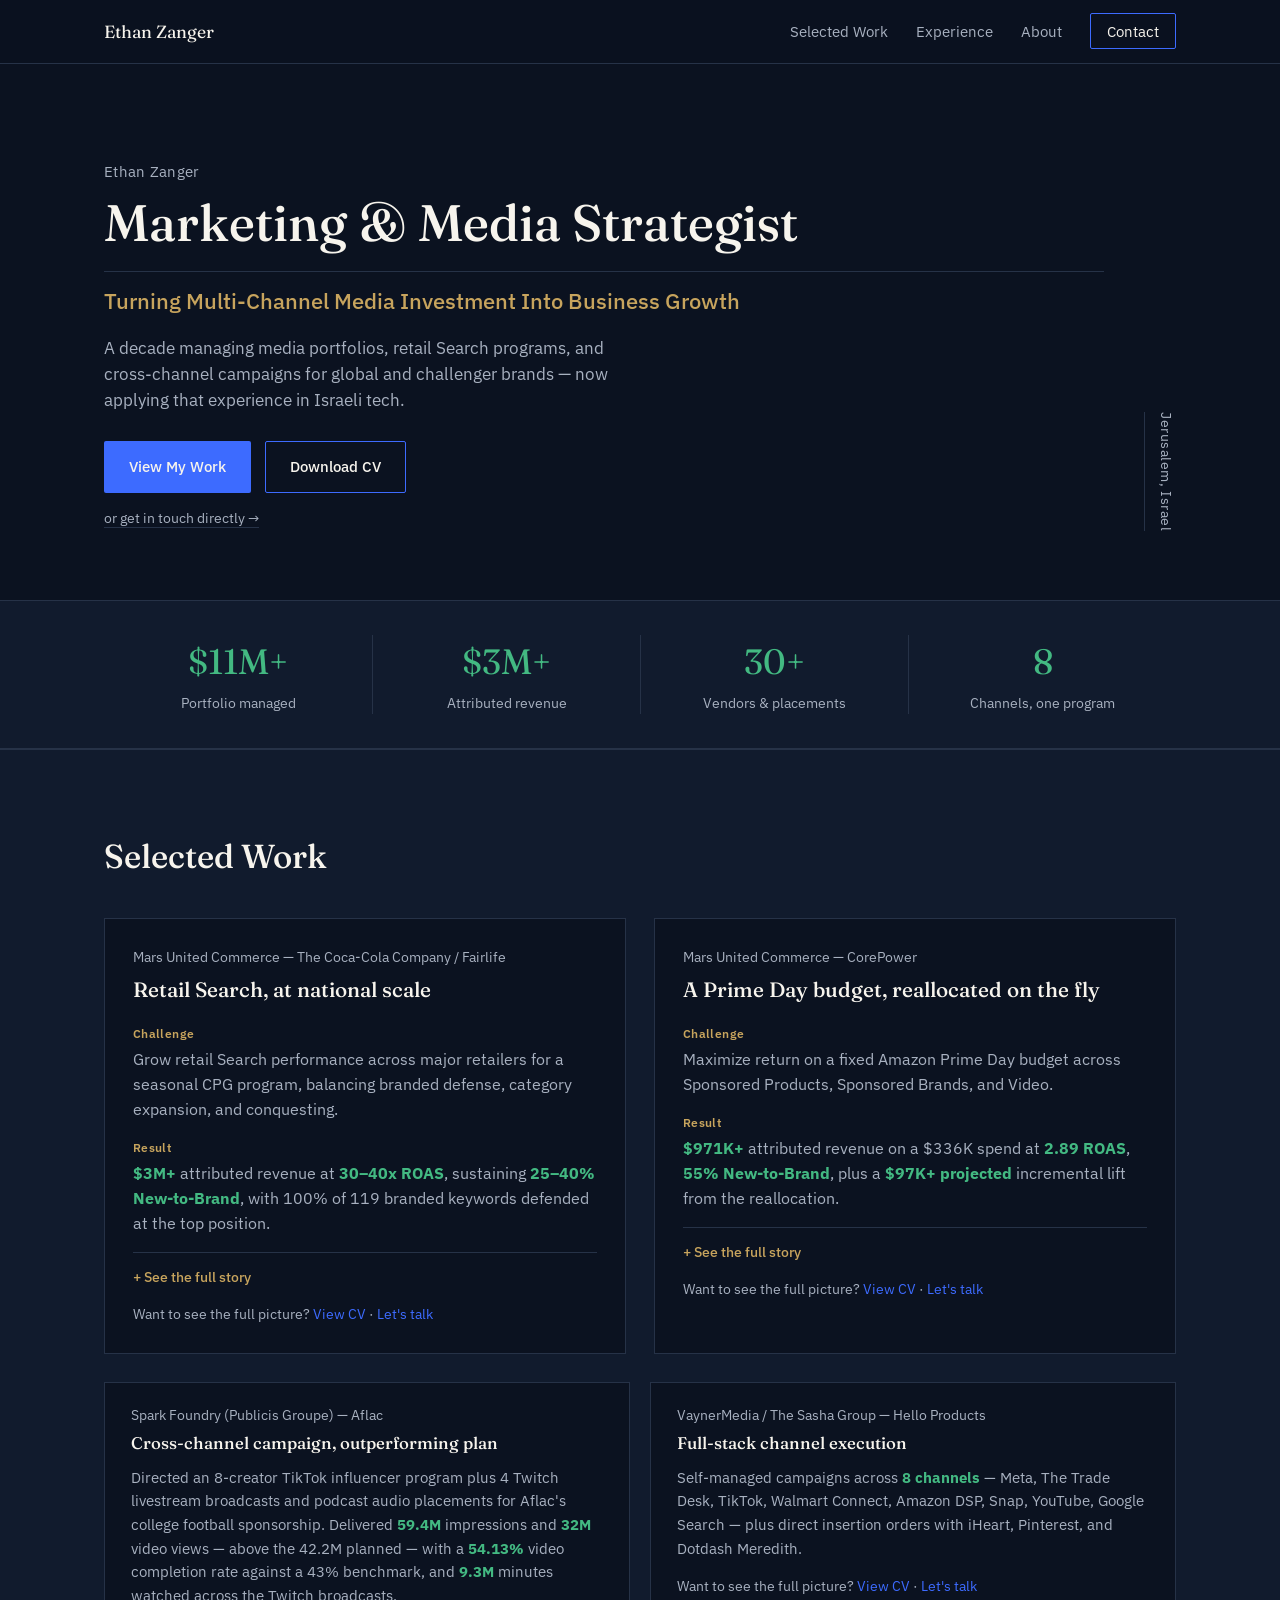
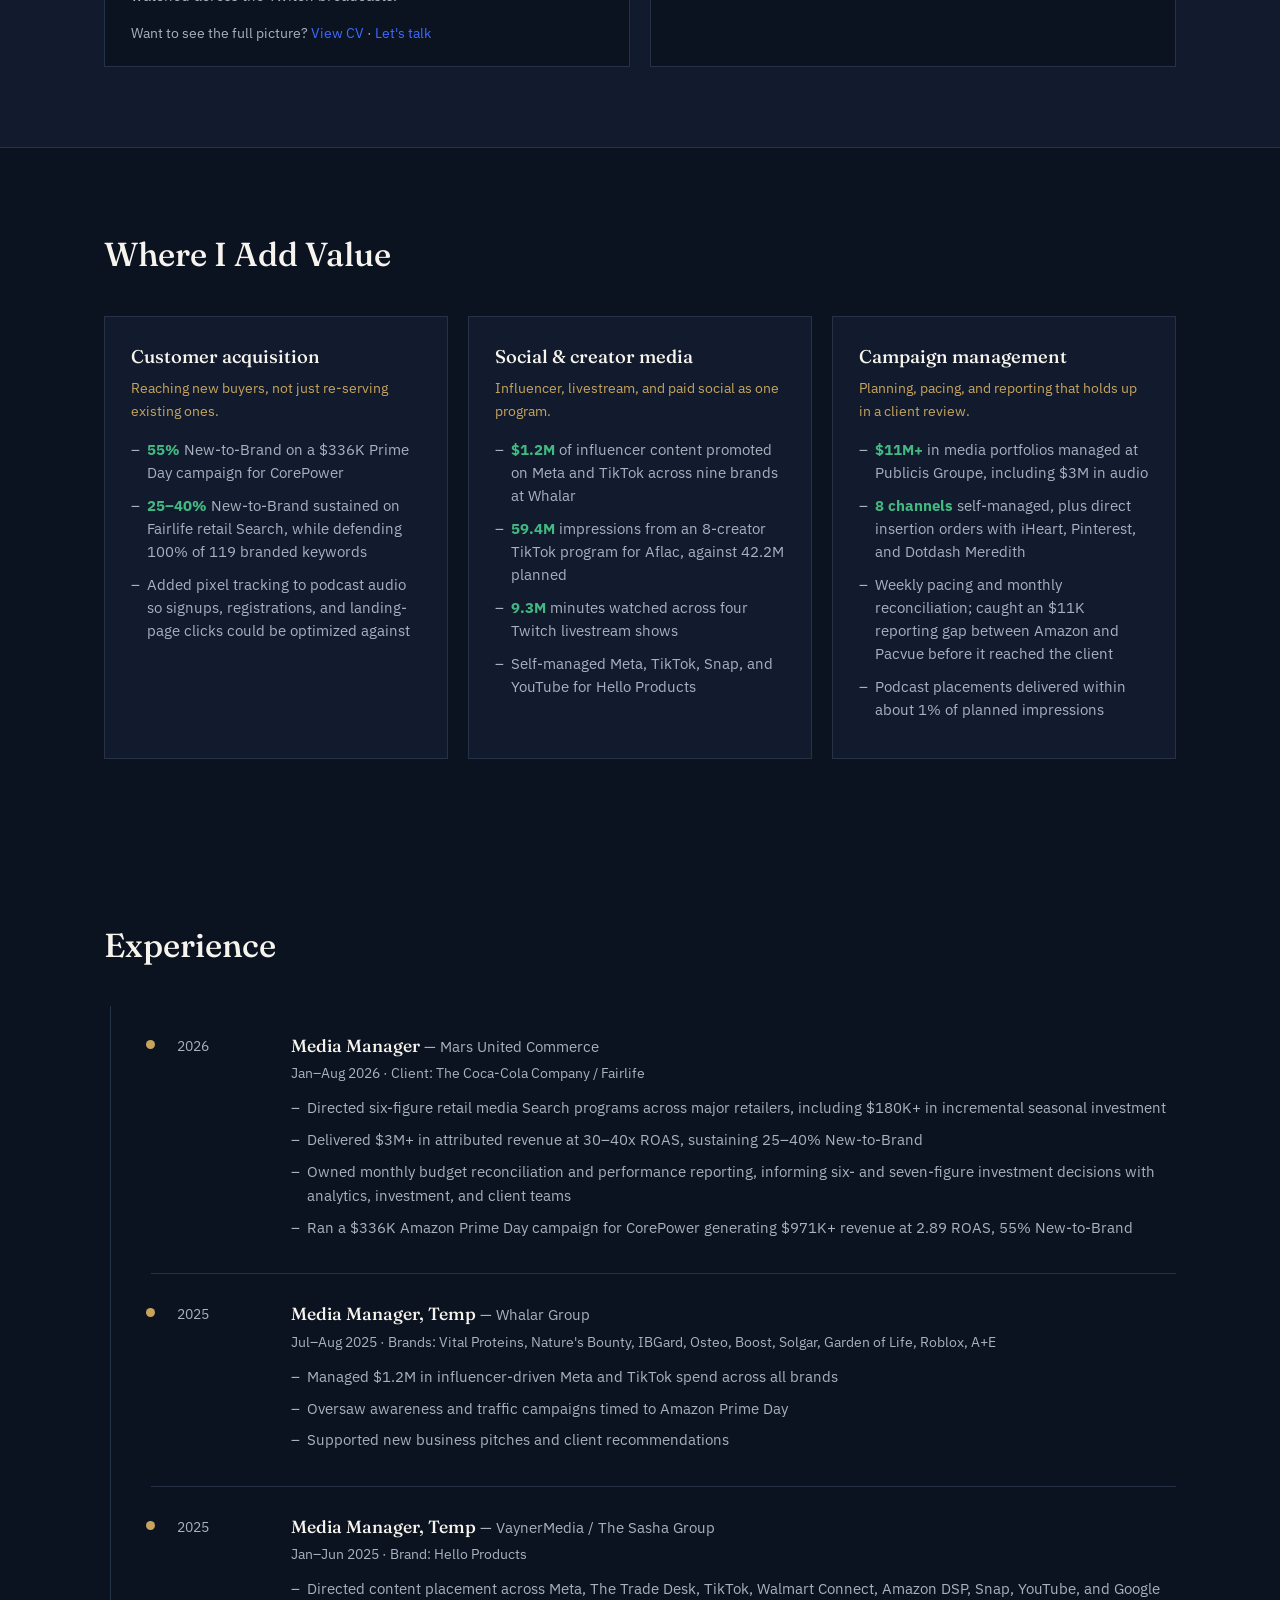
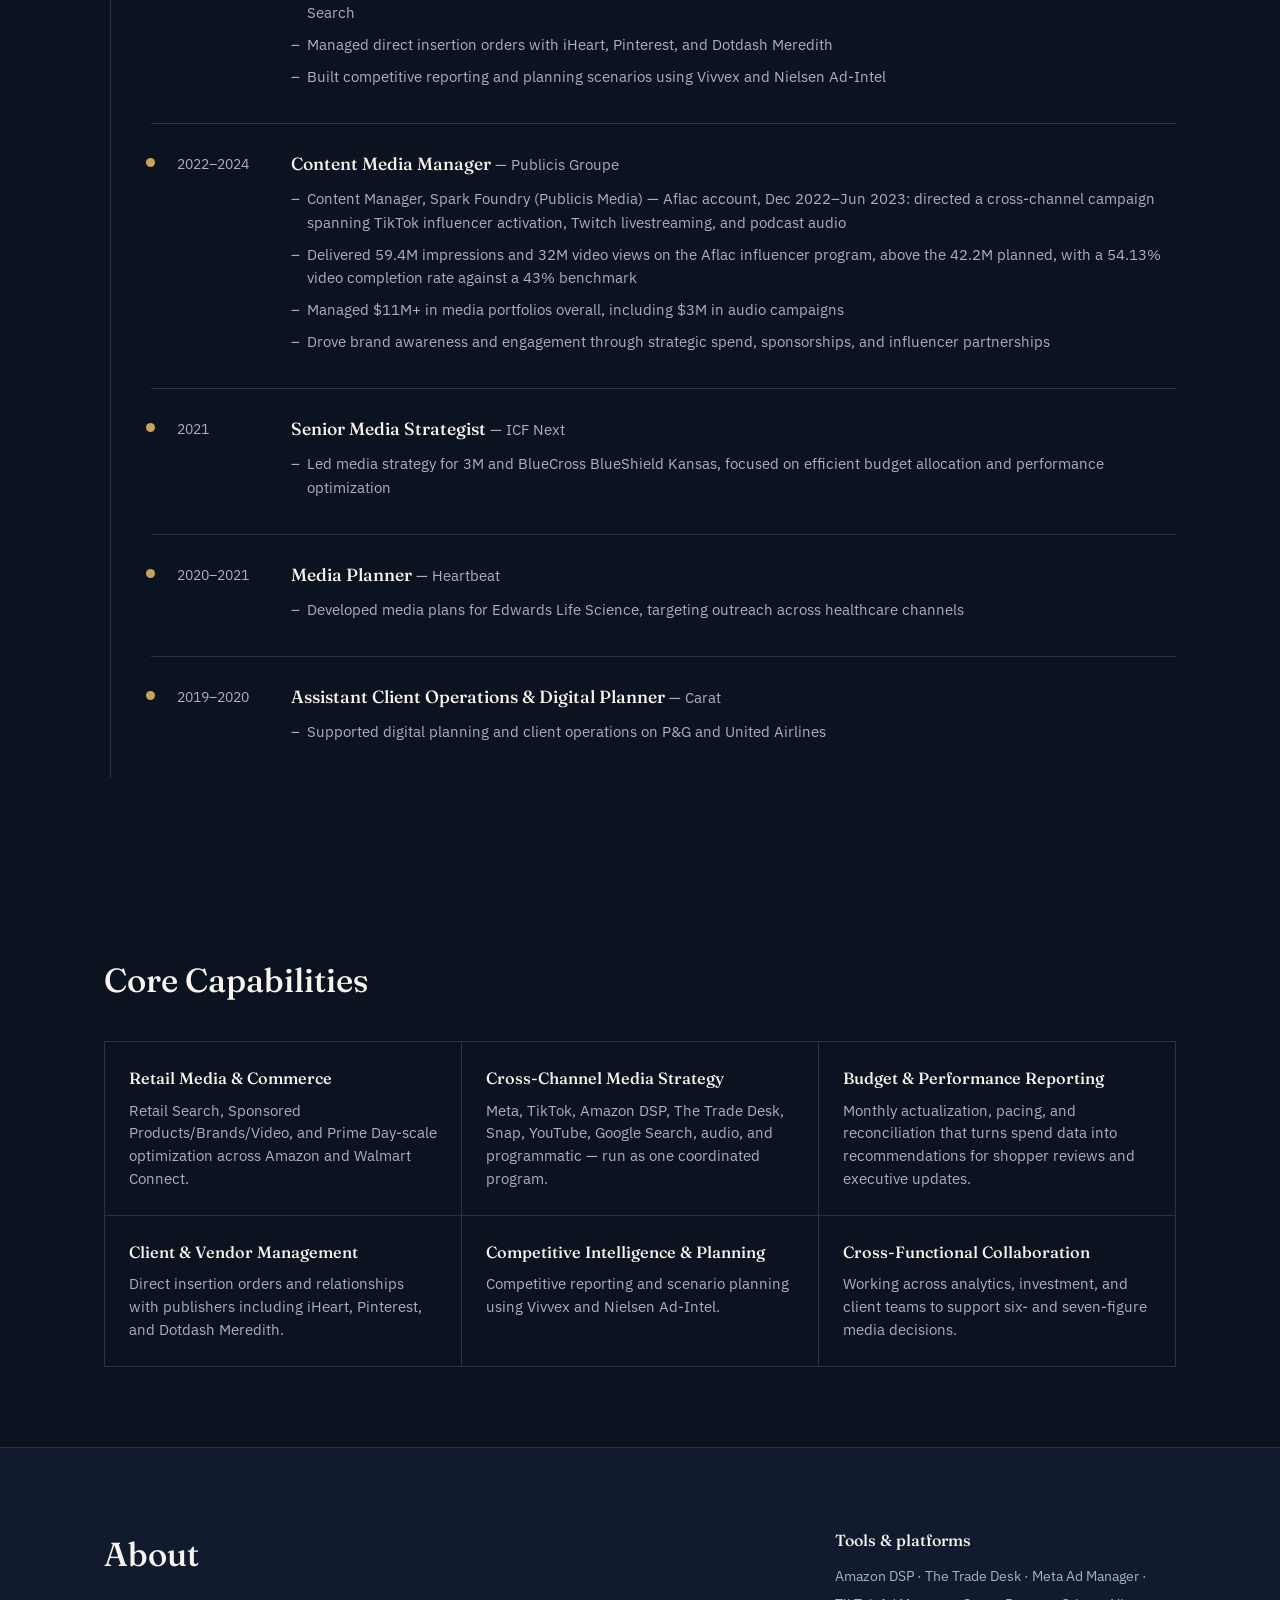
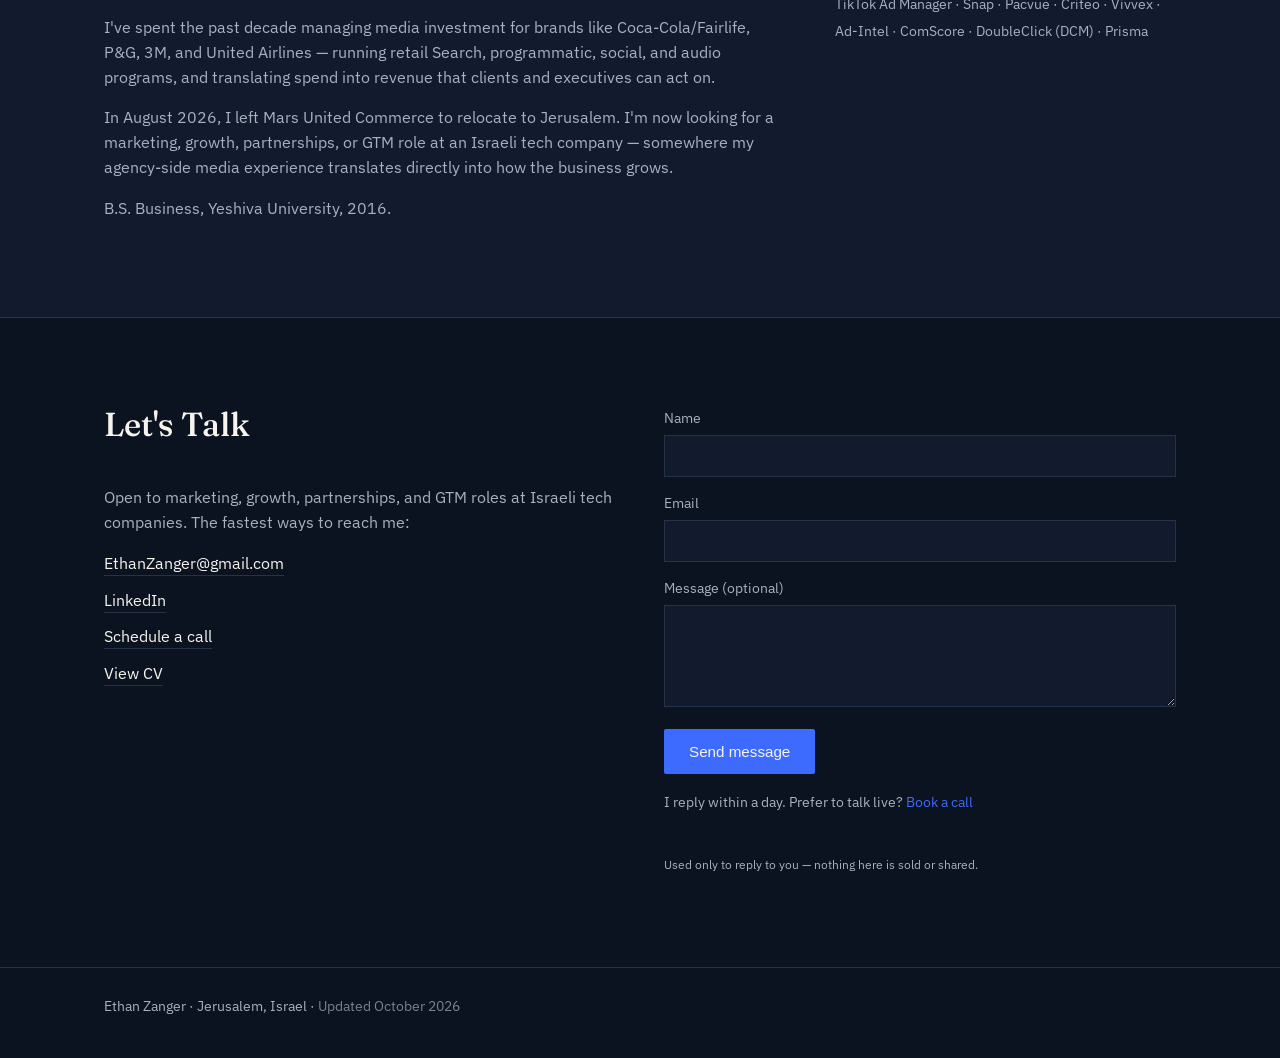
<file: index.html>
<!DOCTYPE html>
<html lang="en">
<head>
<meta charset="UTF-8">
<meta name="viewport" content="width=device-width, initial-scale=1.0">
<title>Ethan Zanger — Marketing & Media Strategist, Jerusalem</title>
<meta name="description" content="Ethan Zanger is a marketing and media strategist who has managed $11M+ portfolios and $3M+ in attributed revenue across retail media, search, and multi-channel programs. Now based in Jerusalem, Israel.">
<link rel="canonical" href="https://ethanzanger.com/">

<!-- Open Graph -->
<meta property="og:type" content="profile">
<meta property="og:title" content="Ethan Zanger — Marketing & Media Strategist">
<meta property="og:description" content="Turning multi-channel media investment into business growth. $11M+ portfolios, $3M+ attributed revenue, now building in Israeli tech.">
<meta property="og:url" content="https://ethanzanger.com/">
<meta property="og:image" content="https://ethanzanger.com/og-image.png">
<meta property="og:locale" content="en_US">

<!-- Twitter -->
<meta name="twitter:card" content="summary_large_image">
<meta name="twitter:title" content="Ethan Zanger — Marketing & Media Strategist">
<meta name="twitter:description" content="Turning multi-channel media investment into business growth. $11M+ portfolios, $3M+ attributed revenue, now building in Israeli tech.">
<meta name="twitter:image" content="https://ethanzanger.com/og-image.png">

<link rel="preconnect" href="https://fonts.googleapis.com">
<link rel="preconnect" href="https://fonts.gstatic.com" crossorigin>
<link href="https://fonts.googleapis.com/css2?family=Fraunces:opsz,wght@9..144,400;9..144,500;9..144,600&family=IBM+Plex+Sans:wght@400;500;600&display=swap" rel="stylesheet">

<link rel="icon" href="/favicon.ico" sizes="any">
<link rel="icon" type="image/png" href="/favicon-32x32.png" sizes="32x32">
<link rel="icon" type="image/png" href="/favicon-16x16.png" sizes="16x16">
<link rel="apple-touch-icon" href="/apple-touch-icon.png">
<link rel="stylesheet" href="styles.css">

<script type="application/ld+json">
{
  "@context": "https://schema.org",
  "@type": "Person",
  "name": "Ethan Zanger",
  "jobTitle": "Marketing & Media Strategist",
  "email": "mailto:EthanZanger@gmail.com",
  "address": {
    "@type": "PostalAddress",
    "addressLocality": "Jerusalem",
    "addressCountry": "IL"
  },
  "alumniOf": {
    "@type": "CollegeOrUniversity",
    "name": "Yeshiva University"
  },
  "knowsAbout": ["Retail Media", "Performance Marketing", "Media Strategy", "Programmatic Advertising", "Search Marketing", "Customer Acquisition", "Influencer Marketing", "Campaign Management"],
  "sameAs": ["https://www.linkedin.com/in/ethanzanger/"]
}
</script>
</head>
<body>

<a class="skip-link" href="#main">Skip to content</a>

<header class="site-header">
  <div class="wrap header-inner">
    <a href="#top" class="wordmark">Ethan Zanger</a>
    <nav class="site-nav" aria-label="Primary">
      <button class="nav-toggle" aria-expanded="false" aria-controls="nav-list">Menu</button>
      <ul id="nav-list">
        <li><a href="#work" data-nav-destination="work" data-nav-source="header_nav">Selected Work</a></li>
        <li><a href="#experience" data-nav-destination="experience" data-nav-source="header_nav">Experience</a></li>
        <li><a href="#about" data-nav-destination="about" data-nav-source="header_nav">About</a></li>
        <li><a href="#contact" class="nav-cta" data-nav-destination="contact" data-cta-type="contact" data-nav-source="header_nav">Contact</a></li>
      </ul>
    </nav>
  </div>
</header>

<main id="main">

  <!-- HERO -->
  <section id="top" class="hero">
    <div class="wrap hero-grid">
      <div class="hero-copy">
        <p class="hero-name">Ethan Zanger</p>
        <h1>Marketing &amp; Media Strategist<span class="hero-rule">Turning Multi-Channel Media Investment Into Business Growth</span></h1>
        <p class="hero-sub">A decade managing media portfolios, retail Search programs, and cross-channel campaigns for global and challenger brands — now applying that experience in Israeli tech.</p>
        <div class="hero-actions">
          <a class="btn btn-primary" href="#work" data-nav-destination="work" data-nav-source="hero_primary_cta">View My Work</a>
          <a class="btn btn-ghost" href="cv.html?src=hero" data-nav-destination="cv_viewer" data-cta-type="cv" data-nav-source="hero_secondary_cta">Download CV</a>
        </div>
        <p class="hero-tertiary"><a href="#contact" data-nav-destination="contact" data-cta-type="contact" data-nav-source="hero_tertiary">or get in touch directly →</a></p>
      </div>
      <div class="hero-meta" aria-hidden="false">
        <span class="dateline">Jerusalem, Israel</span>
      </div>
    </div>
  </section>

  <!-- PROOF BAR -->
  <section class="proof-bar" aria-label="Career highlights">
    <div class="wrap proof-grid">
      <div class="proof-stat">
        <span class="proof-number">$11M+</span>
        <span class="proof-label">Portfolio managed</span>
      </div>
      <div class="proof-stat">
        <span class="proof-number">$3M+</span>
        <span class="proof-label">Attributed revenue</span>
      </div>
      <div class="proof-stat">
        <span class="proof-number">30+</span>
        <span class="proof-label">Vendors &amp; placements</span>
      </div>
      <div class="proof-stat">
        <span class="proof-number">8</span>
        <span class="proof-label">Channels, one program</span>
      </div>
    </div>
  </section>

  <!-- SELECTED WORK -->
  <section id="work" class="section work-section">
    <div class="wrap">
      <h2>Selected Work</h2>

      <div class="case-featured-grid">
        <article class="case-card case-featured" data-case="coca-cola-fairlife">
          <p class="case-eyebrow">Mars United Commerce — The Coca-Cola Company / Fairlife</p>
          <h3>Retail Search, at national scale</h3>
          <dl class="case-facts">
            <div><dt>Challenge</dt><dd>Grow retail Search performance across major retailers for a seasonal CPG program, balancing branded defense, category expansion, and conquesting.</dd></div>
            <div><dt>Result</dt><dd><strong>$3M+</strong> attributed revenue at <strong>30–40x ROAS</strong>, sustaining <strong>25–40% New-to-Brand</strong>, with 100% of 119 branded keywords defended at the top position.</dd></div>
          </dl>
          <details class="case-expand">
            <summary>See the full story</summary>
            <dl class="case-facts">
              <div><dt>My Role</dt><dd>Owned retail media Search strategy and monthly budget reconciliation for the Fairlife account.</dd></div>
              <div><dt>The Move</dt><dd>Directed six-figure Search programs including $180K+ of incremental seasonal investment, ran weekly pacing and optimization against benchmarks, and caught an $11K reporting discrepancy between Amazon and Pacvue before it reached the client.</dd></div>
              <div><dt>Why It Mattered</dt><dd>Brand-term visibility protects category share against zero competitors currently holding Fairlife's branded top spot — losing that position means paying to win back demand already earned.</dd></div>
              <div><dt>What I Learned</dt><dd>Catching a reporting discrepancy before a client review builds more long-term trust than any single optimization win.</dd></div>
            </dl>
          </details>
          <p class="case-cta">Want to see the full picture? <a href="cv.html?src=case_study" data-nav-destination="cv_viewer" data-cta-type="cv" data-nav-source="case_study_cta">View CV</a> · <a href="#contact" data-nav-destination="contact" data-cta-type="contact" data-nav-source="case_study_cta">Let's talk</a></p>
        </article>

        <article class="case-card case-featured" data-case="corepower">
          <p class="case-eyebrow">Mars United Commerce — CorePower</p>
          <h3>A Prime Day budget, reallocated on the fly</h3>
          <dl class="case-facts">
            <div><dt>Challenge</dt><dd>Maximize return on a fixed Amazon Prime Day budget across Sponsored Products, Sponsored Brands, and Video.</dd></div>
            <div><dt>Result</dt><dd><strong>$971K+</strong> attributed revenue on a $336K spend at <strong>2.89 ROAS</strong>, <strong>55% New-to-Brand</strong>, plus a <strong>$97K+ projected</strong> incremental lift from the reallocation.</dd></div>
          </dl>
          <details class="case-expand">
            <summary>See the full story</summary>
            <dl class="case-facts">
              <div><dt>My Role</dt><dd>Owned daily optimization across all three placement types for the CorePower account.</dd></div>
              <div><dt>The Move</dt><dd>Ran daily bid and placement optimization through the event, identified Top of Search as the highest-performing segment, and built a budget reallocation plan around it mid-flight.</dd></div>
              <div><dt>Why It Mattered</dt><dd>Prime Day is a fixed, unrepeatable window — reallocating based on real-time signal instead of the original plan is what turned a good result into a record one.</dd></div>
              <div><dt>What I Learned</dt><dd>The highest-performing placement isn't always the one with the biggest starting budget — worth checking daily, not just in the post-mortem.</dd></div>
            </dl>
          </details>
          <p class="case-cta">Want to see the full picture? <a href="cv.html?src=case_study" data-nav-destination="cv_viewer" data-cta-type="cv" data-nav-source="case_study_cta">View CV</a> · <a href="#contact" data-nav-destination="contact" data-cta-type="contact" data-nav-source="case_study_cta">Let's talk</a></p>
        </article>
      </div>

      <div class="case-compact-grid">
        <article class="case-card case-compact" data-case="publicis-groupe-aflac">
          <p class="case-eyebrow">Spark Foundry (Publicis Groupe) — Aflac</p>
          <h3>Cross-channel campaign, outperforming plan</h3>
          <p class="case-compact-body">Directed an 8-creator TikTok influencer program plus 4 Twitch livestream broadcasts and podcast audio placements for Aflac's college football sponsorship. Delivered <strong>59.4M</strong> impressions and <strong>32M</strong> video views — above the 42.2M planned — with a <strong>54.13%</strong> video completion rate against a 43% benchmark, and <strong>9.3M</strong> minutes watched across the Twitch broadcasts.</p>
          <p class="case-cta">Want to see the full picture? <a href="cv.html?src=case_study" data-nav-destination="cv_viewer" data-cta-type="cv" data-nav-source="case_study_cta">View CV</a> · <a href="#contact" data-nav-destination="contact" data-cta-type="contact" data-nav-source="case_study_cta">Let's talk</a></p>
        </article>

        <article class="case-card case-compact" data-case="hello-products">
          <p class="case-eyebrow">VaynerMedia / The Sasha Group — Hello Products</p>
          <h3>Full-stack channel execution</h3>
          <p class="case-compact-body">Self-managed campaigns across <strong>8 channels</strong> — Meta, The Trade Desk, TikTok, Walmart Connect, Amazon DSP, Snap, YouTube, Google Search — plus direct insertion orders with iHeart, Pinterest, and Dotdash Meredith.</p>
          <p class="case-cta">Want to see the full picture? <a href="cv.html?src=case_study" data-nav-destination="cv_viewer" data-cta-type="cv" data-nav-source="case_study_cta">View CV</a> · <a href="#contact" data-nav-destination="contact" data-cta-type="contact" data-nav-source="case_study_cta">Let's talk</a></p>
        </article>
      </div>
    </div>
  </section>

  <!-- FOCUS AREAS -->
  <section id="focus" class="section focus-section">
    <div class="wrap">
      <h2>Where I Add Value</h2>
      <div class="focus-grid">

        <article class="focus-card" data-focus="customer-acquisition">
          <h3>Customer acquisition</h3>
          <p class="focus-lead">Reaching new buyers, not just re-serving existing ones.</p>
          <ul>
            <li><strong>55%</strong> New-to-Brand on a $336K Prime Day campaign for CorePower</li>
            <li><strong>25–40%</strong> New-to-Brand sustained on Fairlife retail Search, while defending 100% of 119 branded keywords</li>
            <li>Added pixel tracking to podcast audio so signups, registrations, and landing-page clicks could be optimized against</li>
          </ul>
        </article>

        <article class="focus-card" data-focus="social-creator-media">
          <h3>Social &amp; creator media</h3>
          <p class="focus-lead">Influencer, livestream, and paid social as one program.</p>
          <ul>
            <li><strong>$1.2M</strong> of influencer content promoted on Meta and TikTok across nine brands at Whalar</li>
            <li><strong>59.4M</strong> impressions from an 8-creator TikTok program for Aflac, against 42.2M planned</li>
            <li><strong>9.3M</strong> minutes watched across four Twitch livestream shows</li>
            <li>Self-managed Meta, TikTok, Snap, and YouTube for Hello Products</li>
          </ul>
        </article>

        <article class="focus-card" data-focus="campaign-management">
          <h3>Campaign management</h3>
          <p class="focus-lead">Planning, pacing, and reporting that holds up in a client review.</p>
          <ul>
            <li><strong>$11M+</strong> in media portfolios managed at Publicis Groupe, including $3M in audio</li>
            <li><strong>8 channels</strong> self-managed, plus direct insertion orders with iHeart, Pinterest, and Dotdash Meredith</li>
            <li>Weekly pacing and monthly reconciliation; caught an $11K reporting gap between Amazon and Pacvue before it reached the client</li>
            <li>Podcast placements delivered within about 1% of planned impressions</li>
          </ul>
        </article>

      </div>
    </div>
  </section>

  <!-- EXPERIENCE -->
  <section id="experience" class="section experience-section">
    <div class="wrap">
      <h2>Experience</h2>
      <ol class="timeline">

        <li class="timeline-item">
          <div class="timeline-when">2026</div>
          <div class="timeline-body">
            <h3>Media Manager <span>— Mars United Commerce</span></h3>
            <p class="timeline-meta">Jan–Aug 2026 · Client: The Coca-Cola Company / Fairlife</p>
            <ul>
              <li>Directed six-figure retail media Search programs across major retailers, including $180K+ in incremental seasonal investment</li>
              <li>Delivered $3M+ in attributed revenue at 30–40x ROAS, sustaining 25–40% New-to-Brand</li>
              <li>Owned monthly budget reconciliation and performance reporting, informing six- and seven-figure investment decisions with analytics, investment, and client teams</li>
              <li>Ran a $336K Amazon Prime Day campaign for CorePower generating $971K+ revenue at 2.89 ROAS, 55% New-to-Brand</li>
            </ul>
          </div>
        </li>

        <li class="timeline-item">
          <div class="timeline-when">2025</div>
          <div class="timeline-body">
            <h3>Media Manager, Temp <span>— Whalar Group</span></h3>
            <p class="timeline-meta">Jul–Aug 2025 · Brands: Vital Proteins, Nature's Bounty, IBGard, Osteo, Boost, Solgar, Garden of Life, Roblox, A+E</p>
            <ul>
              <li>Managed $1.2M in influencer-driven Meta and TikTok spend across all brands</li>
              <li>Oversaw awareness and traffic campaigns timed to Amazon Prime Day</li>
              <li>Supported new business pitches and client recommendations</li>
            </ul>
          </div>
        </li>

        <li class="timeline-item">
          <div class="timeline-when">2025</div>
          <div class="timeline-body">
            <h3>Media Manager, Temp <span>— VaynerMedia / The Sasha Group</span></h3>
            <p class="timeline-meta">Jan–Jun 2025 · Brand: Hello Products</p>
            <ul>
              <li>Directed content placement across Meta, The Trade Desk, TikTok, Walmart Connect, Amazon DSP, Snap, YouTube, and Google Search</li>
              <li>Managed direct insertion orders with iHeart, Pinterest, and Dotdash Meredith</li>
              <li>Built competitive reporting and planning scenarios using Vivvex and Nielsen Ad-Intel</li>
            </ul>
          </div>
        </li>

        <li class="timeline-item">
          <div class="timeline-when">2022–2024</div>
          <div class="timeline-body">
            <h3>Content Media Manager <span>— Publicis Groupe</span></h3>
            <ul>
              <li>Content Manager, Spark Foundry (Publicis Media) — Aflac account, Dec 2022–Jun 2023: directed a cross-channel campaign spanning TikTok influencer activation, Twitch livestreaming, and podcast audio</li>
              <li>Delivered 59.4M impressions and 32M video views on the Aflac influencer program, above the 42.2M planned, with a 54.13% video completion rate against a 43% benchmark</li>
              <li>Managed $11M+ in media portfolios overall, including $3M in audio campaigns</li>
              <li>Drove brand awareness and engagement through strategic spend, sponsorships, and influencer partnerships</li>
            </ul>
          </div>
        </li>

        <li class="timeline-item">
          <div class="timeline-when">2021</div>
          <div class="timeline-body">
            <h3>Senior Media Strategist <span>— ICF Next</span></h3>
            <ul>
              <li>Led media strategy for 3M and BlueCross BlueShield Kansas, focused on efficient budget allocation and performance optimization</li>
            </ul>
          </div>
        </li>

        <li class="timeline-item">
          <div class="timeline-when">2020–2021</div>
          <div class="timeline-body">
            <h3>Media Planner <span>— Heartbeat</span></h3>
            <ul>
              <li>Developed media plans for Edwards Life Science, targeting outreach across healthcare channels</li>
            </ul>
          </div>
        </li>

        <li class="timeline-item">
          <div class="timeline-when">2019–2020</div>
          <div class="timeline-body">
            <h3>Assistant Client Operations &amp; Digital Planner <span>— Carat</span></h3>
            <ul>
              <li>Supported digital planning and client operations on P&amp;G and United Airlines</li>
            </ul>
          </div>
        </li>

      </ol>
    </div>
  </section>

  <!-- CAPABILITIES -->
  <section id="capabilities" class="section capabilities-section">
    <div class="wrap">
      <h2>Core Capabilities</h2>
      <div class="capabilities-grid">
        <div class="capability">
          <h3>Retail Media &amp; Commerce</h3>
          <p>Retail Search, Sponsored Products/Brands/Video, and Prime Day-scale optimization across Amazon and Walmart Connect.</p>
        </div>
        <div class="capability">
          <h3>Cross-Channel Media Strategy</h3>
          <p>Meta, TikTok, Amazon DSP, The Trade Desk, Snap, YouTube, Google Search, audio, and programmatic — run as one coordinated program.</p>
        </div>
        <div class="capability">
          <h3>Budget &amp; Performance Reporting</h3>
          <p>Monthly actualization, pacing, and reconciliation that turns spend data into recommendations for shopper reviews and executive updates.</p>
        </div>
        <div class="capability">
          <h3>Client &amp; Vendor Management</h3>
          <p>Direct insertion orders and relationships with publishers including iHeart, Pinterest, and Dotdash Meredith.</p>
        </div>
        <div class="capability">
          <h3>Competitive Intelligence &amp; Planning</h3>
          <p>Competitive reporting and scenario planning using Vivvex and Nielsen Ad-Intel.</p>
        </div>
        <div class="capability">
          <h3>Cross-Functional Collaboration</h3>
          <p>Working across analytics, investment, and client teams to support six- and seven-figure media decisions.</p>
        </div>
      </div>
    </div>
  </section>

  <!-- ABOUT -->
  <section id="about" class="section about-section">
    <div class="wrap about-grid">
      <div>
        <h2>About</h2>
        <p>I've spent the past decade managing media investment for brands like Coca-Cola/Fairlife, P&amp;G, 3M, and United Airlines — running retail Search, programmatic, social, and audio programs, and translating spend into revenue that clients and executives can act on.</p>
        <p>In August 2026, I left Mars United Commerce to relocate to Jerusalem. I'm now looking for a marketing, growth, partnerships, or GTM role at an Israeli tech company — somewhere my agency-side media experience translates directly into how the business grows.</p>
        <p>B.S. Business, Yeshiva University, 2016.</p>
      </div>
      <div>
        <h3 class="tools-heading">Tools &amp; platforms</h3>
        <p class="tools-list">Amazon DSP · The Trade Desk · Meta Ad Manager · TikTok Ad Manager · Snap · Pacvue · Criteo · Vivvex · Ad-Intel · ComScore · DoubleClick (DCM) · Prisma</p>
      </div>
    </div>
  </section>

  <!-- CONTACT -->
  <section id="contact" class="section contact-section">
    <div class="wrap contact-grid">
      <div>
        <h2>Let's Talk</h2>
        <p>Open to marketing, growth, partnerships, and GTM roles at Israeli tech companies. The fastest ways to reach me:</p>
        <ul class="contact-links">
          <li><a id="cta-email" href="mailto:EthanZanger@gmail.com">EthanZanger@gmail.com</a></li>
          <li><a id="cta-linkedin" href="https://www.linkedin.com/in/ethanzanger/" target="_blank" rel="noopener">LinkedIn</a></li>
          <li><a id="cta-schedule" href="https://calendly.com/ethanzanger/callwithez" target="_blank" rel="noopener">Schedule a call</a></li>
          <li><a id="cta-view-cv-2" href="cv.html?src=contact" data-nav-destination="cv_viewer" data-cta-type="cv" data-nav-source="contact_section">View CV</a></li>
        </ul>
      </div>
      <form id="contact-form" class="contact-form" action="https://formspree.io/f/INSERT-FORM-ID" method="POST">
        <input type="text" id="hp-field" name="_gotcha" tabindex="-1" autocomplete="off" style="position:absolute; left:-9999px; width:1px; height:1px; opacity:0;" aria-hidden="true">
        <label for="name">Name</label>
        <input type="text" id="name" name="name" required>
        <label for="email">Email</label>
        <input type="email" id="email" name="email" required>
        <label for="message">Message (optional)</label>
        <textarea id="message" name="message" rows="4"></textarea>
        <button type="submit" class="btn btn-primary">Send message</button>
        <p class="form-alt">I reply within a day. Prefer to talk live? <a id="cta-schedule-form" href="https://calendly.com/ethanzanger/callwithez" target="_blank" rel="noopener" data-cta-type="contact" data-cta-location="contact_form_alt">Book a call</a></p>
        <p id="form-status" role="status" aria-live="polite"></p>
        <p class="privacy-note">Used only to reply to you — nothing here is sold or shared.</p>
      </form>
    </div>
  </section>

</main>

<footer class="site-footer">
  <div class="wrap">
    <p>Ethan Zanger · Jerusalem, Israel · <span class="footer-updated">Updated October 2026</span></p>
  </div>
</footer>

<script src="script.js"></script>
<!-- LinkedIn Insight Tag -->
<script type="text/javascript">
_linkedin_partner_id = "11020313";
window._linkedin_data_partner_ids = window._linkedin_data_partner_ids || [];
window._linkedin_data_partner_ids.push(_linkedin_partner_id);
</script><script type="text/javascript">
(function(l) {
if (!l){window.lintrk = function(a,b){window.lintrk.q.push([a,b])};
window.lintrk.q=[]}
var s = document.getElementsByTagName("script")[0];
var b = document.createElement("script");
b.type = "text/javascript";b.async = true;
b.src = "https://snap.licdn.com/li.lms-analytics/insight.min.js";
s.parentNode.insertBefore(b, s);})(window.lintrk);
</script>
<noscript>
<img height="1" width="1" style="display:none;" alt="" src="https://px.ads.linkedin.com/collect/?pid=11020313&fmt=gif" />
</noscript>
</body>
</html>
</file>
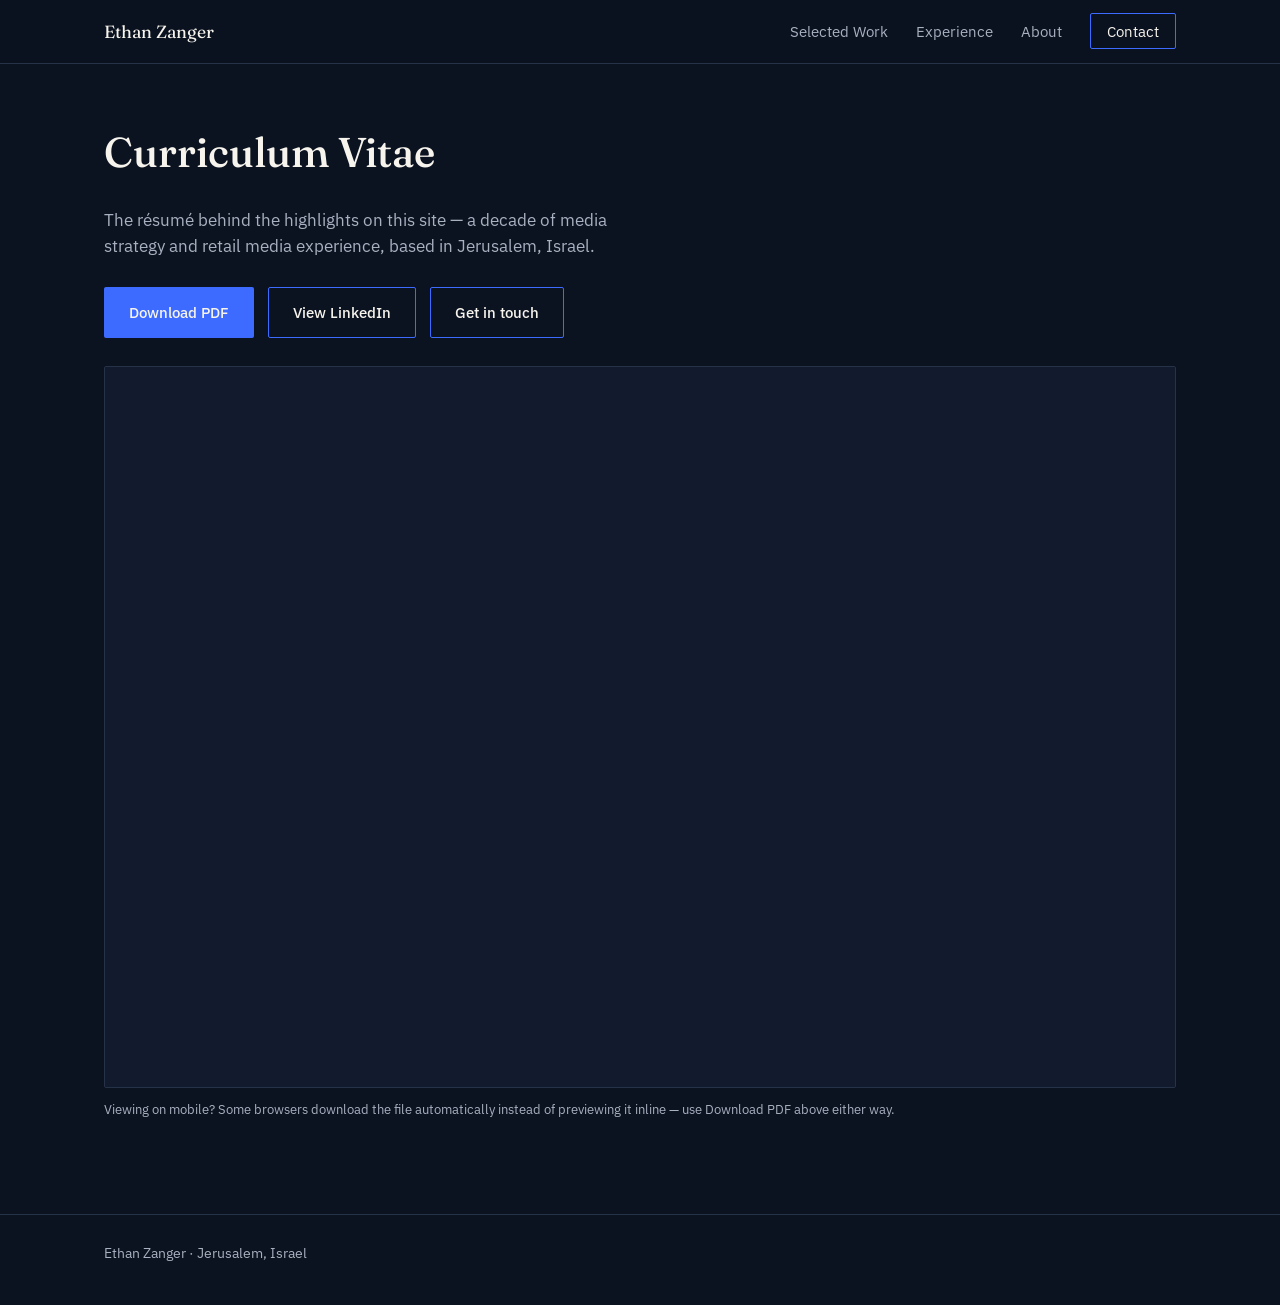
<file: cv.html>
<!DOCTYPE html>
<html lang="en">
<head>
<meta charset="UTF-8">
<meta name="viewport" content="width=device-width, initial-scale=1.0">
<title>CV — Ethan Zanger, Marketing & Media Strategist</title>
<meta name="description" content="View or download Ethan Zanger's CV — a decade of media strategy and retail media experience across global and challenger brands.">
<link rel="canonical" href="https://ethanzanger.com/cv">

<link rel="preconnect" href="https://fonts.googleapis.com">
<link rel="preconnect" href="https://fonts.gstatic.com" crossorigin>
<link href="https://fonts.googleapis.com/css2?family=Fraunces:opsz,wght@9..144,400;9..144,500;9..144,600&family=IBM+Plex+Sans:wght@400;500;600&display=swap" rel="stylesheet">
<link rel="stylesheet" href="styles.css">
</head>
<body>

<a class="skip-link" href="#main">Skip to content</a>

<header class="site-header">
  <div class="wrap header-inner">
    <a href="index.html" class="wordmark">Ethan Zanger</a>
    <nav class="site-nav" aria-label="Primary">
      <button class="nav-toggle" aria-expanded="false" aria-controls="nav-list">Menu</button>
      <ul id="nav-list">
        <li><a href="index.html#work">Selected Work</a></li>
        <li><a href="index.html#experience">Experience</a></li>
        <li><a href="index.html#about">About</a></li>
        <li><a href="index.html#contact" class="nav-cta">Contact</a></li>
      </ul>
    </nav>
  </div>
</header>

<main id="main">
  <section class="section cv-viewer-section">
    <div class="wrap">
      <h1>Curriculum Vitae</h1>
      <p class="hero-sub">The résumé behind the highlights on this site — a decade of media strategy and retail media experience, based in Jerusalem, Israel.</p>

      <div class="cv-actions">
        <a class="btn btn-primary" id="cv-download-btn" href="ethan-zanger-resume.pdf" download data-cta-type="cv" data-cta-location="cv_viewer">Download PDF</a>
        <a class="btn btn-ghost" id="cv-linkedin-btn" href="https://www.linkedin.com/in/ethanzanger/" target="_blank" rel="noopener">View LinkedIn</a>
        <a class="btn btn-ghost" id="cv-contact-btn" href="index.html#contact">Get in touch</a>
      </div>

      <div class="cv-frame-wrap">
        <iframe src="ethan-zanger-resume.pdf" title="Ethan Zanger CV">
          Your browser can't display embedded PDFs. <a href="ethan-zanger-resume.pdf">Download the CV directly</a>.
        </iframe>
      </div>
      <p class="cv-fallback-note">Viewing on mobile? Some browsers download the file automatically instead of previewing it inline — use Download PDF above either way.</p>

      <p class="cv-nudge" id="cv-nudge" hidden>Still reading? <a href="index.html#contact" id="cv-nudge-link" data-nav-destination="contact" data-cta-type="contact" data-nav-source="cv_viewer_prompt">Questions? Let's talk →</a></p>
    </div>
  </section>
</main>

<footer class="site-footer">
  <div class="wrap">
    <p>Ethan Zanger · Jerusalem, Israel</p>
  </div>
</footer>

<script src="script.js"></script>
<script>
(function () {
  /* ============================================================
     CV viewer tracking — reuses track(), firstTouch, lastTouch,
     and readUTMFromURL() from script.js. No duplicate PostHog
     init, no duplicate attribution logic.

     cv_opened fires immediately (this page loading IS "opened").
     cv_30s / cv_60s only fire if the tab is still visible and
     focused at that wall-clock mark — both timers are cleared on
     pagehide/hidden so a backgrounded tab never counts as
     30/60 seconds of engagement.
     ============================================================ */
  var params = new URLSearchParams(window.location.search);
  var entryPoint = params.get('src') || 'direct';

  track('cv_opened', {
    entry_point: entryPoint,
    cv_link_utm_source: lastTouch.utm_source,
    cv_link_utm_medium: lastTouch.utm_medium,
    cv_link_utm_campaign: lastTouch.utm_campaign
  });
  markEngagedSession('cv_opened');

  var t30 = setTimeout(function () {
    if (document.visibilityState === 'visible') track('cv_30s', { entry_point: entryPoint });
  }, 30000);
  var t60 = setTimeout(function () {
    if (document.visibilityState === 'visible') {
      track('cv_60s', { entry_point: entryPoint });
      var nudge = document.getElementById('cv-nudge');
      if (nudge) nudge.hidden = false;
    }
  }, 60000);
  function clearCvTimers() { clearTimeout(t30); clearTimeout(t60); }
  document.addEventListener('visibilitychange', function () {
    if (document.visibilityState === 'hidden') clearCvTimers();
  });
  window.addEventListener('pagehide', clearCvTimers);

  var dl = document.getElementById('cv-download-btn');
  if (dl) dl.addEventListener('click', function () {
    track('cta_clicked', { cta_type: 'cv', cta_location: 'cv_viewer', cta_text: 'Download PDF', page: window.location.pathname });
    track('cv_downloaded', { entry_point: entryPoint });
    markEngagedSession('cv_downloaded');
  });

  var li = document.getElementById('cv-linkedin-btn');
  if (li) li.addEventListener('click', function () {
    track('linkedin_clicked', { source: 'cv_page', entry_point: entryPoint });
  });

  var ct = document.getElementById('cv-contact-btn');
  if (ct) ct.addEventListener('click', function () {
    track('nav_click', { destination: 'contact', source: 'cv_page' });
  });
})();
</script>
<!-- LinkedIn Insight Tag -->
<script type="text/javascript">
_linkedin_partner_id = "11020313";
window._linkedin_data_partner_ids = window._linkedin_data_partner_ids || [];
window._linkedin_data_partner_ids.push(_linkedin_partner_id);
</script><script type="text/javascript">
(function(l) {
if (!l){window.lintrk = function(a,b){window.lintrk.q.push([a,b])};
window.lintrk.q=[]}
var s = document.getElementsByTagName("script")[0];
var b = document.createElement("script");
b.type = "text/javascript";b.async = true;
b.src = "https://snap.licdn.com/li.lms-analytics/insight.min.js";
s.parentNode.insertBefore(b, s);})(window.lintrk);
</script>
<noscript>
<img height="1" width="1" style="display:none;" alt="" src="https://px.ads.linkedin.com/collect/?pid=11020313&fmt=gif" />
</noscript>
</body>
</html>
</file>
<file: styles.css>
/* ---- Tokens ---- */
:root{
  --bg: #0B1220;
  --card: #111B2D;
  --headline: #F7F4ED;
  --body: #A8B1C0;
  --cta: #3D6BFF;
  --cta-hover: #6689FF;
  --signature: #C7A45D;
  --performance: #43B982;
  --border: #263247;
  --serif: "Fraunces", Georgia, serif;
  --sans: "IBM Plex Sans", -apple-system, BlinkMacSystemFont, "Segoe UI", sans-serif;
  --max: 1120px;
}

*{box-sizing:border-box;}
html{scroll-behavior:smooth;}
body{
  margin:0;
  font-family:var(--sans);
  color:var(--body);
  background:var(--bg);
  line-height:1.55;
  -webkit-font-smoothing:antialiased;
}
h1,h2,h3{font-family:var(--serif); margin:0; font-weight:500; color:var(--headline);}
p{margin:0 0 1em;}
a{color:inherit;}
ul{margin:0; padding:0;}
li{list-style:none;}
img{max-width:100%; display:block;}

.wrap{max-width:var(--max); margin:0 auto; padding:0 24px;}

.skip-link{
  position:absolute; left:-999px; top:0; background:var(--card); color:var(--headline);
  padding:12px 16px; z-index:100; border:1px solid var(--border);
}
.skip-link:focus{left:16px; top:16px;}

:focus-visible{outline:2px solid var(--cta-hover); outline-offset:3px;}

/* ---- Header ---- */
.site-header{
  position:sticky; top:0; z-index:50;
  background:rgba(11,18,32,0.92);
  backdrop-filter:blur(6px);
  border-bottom:1px solid var(--border);
}
.header-inner{
  display:flex; align-items:center; justify-content:space-between;
  padding:18px 24px;
}
.wordmark{
  font-family:var(--serif); font-size:1.1rem; text-decoration:none; color:var(--headline);
}
.site-nav ul{display:flex; gap:28px; align-items:center;}
.site-nav a{text-decoration:none; font-size:0.95rem; color:var(--body);}
.site-nav a:hover{color:var(--cta-hover);}
.nav-cta{
  border:1px solid var(--cta); padding:7px 16px; border-radius:2px; color:var(--headline) !important;
}
.nav-cta:hover{background:var(--cta); color:var(--headline) !important;}
.nav-toggle{display:none;}

@media (max-width:720px){
  .nav-toggle{
    display:block; background:var(--card); color:var(--body); border:1px solid var(--border); padding:8px 14px;
    font-family:var(--sans); font-size:0.9rem;
  }
  .site-nav ul{
    display:none; position:absolute; right:24px; top:64px; left:24px;
    background:var(--card); border:1px solid var(--border); flex-direction:column;
    align-items:flex-start; padding:16px; gap:14px;
  }
  .site-nav ul.open{display:flex;}
}

/* ---- Hero ---- */
.hero{padding:96px 0 56px; background:var(--bg);}
.hero-grid{
  display:grid; grid-template-columns: 1fr auto; gap:40px; align-items:end;
}
.hero-name{
  font-size:0.95rem; letter-spacing:0.02em; color:var(--body); margin-bottom:10px;
}
.hero h1{
  font-size:clamp(2rem, 4.4vw, 3.2rem);
  line-height:1.12;
  display:flex; flex-direction:column; gap:14px;
}
.hero-rule{
  font-family:var(--sans); font-weight:500; font-size:clamp(1.1rem, 2vw, 1.4rem);
  color:var(--signature); border-top:1px solid var(--border); padding-top:16px; margin-top:6px;
}
.hero-sub{
  max-width:52ch; color:var(--body); font-size:1.05rem; margin-top:22px;
}
.hero-actions{display:flex; gap:14px; margin-top:28px; flex-wrap:wrap;}
.btn{
  display:inline-block; padding:13px 24px; border-radius:2px; font-size:0.95rem;
  text-decoration:none; font-weight:500; cursor:pointer; border:1px solid transparent;
}
.btn-primary{background:var(--cta); color:var(--headline);}
.btn-primary:hover{background:var(--cta-hover);}
.btn-ghost{border-color:var(--cta); color:var(--headline); background:transparent;}
.btn-ghost:hover{background:var(--cta); color:var(--headline);}

.hero-meta{align-self:end; padding-bottom:6px;}
.dateline{
  writing-mode:vertical-rl; text-orientation:mixed;
  font-size:0.85rem; letter-spacing:0.04em; color:var(--body);
  border-left:1px solid var(--border); padding-left:10px;
}
@media (max-width:720px){
  .hero-grid{grid-template-columns:1fr;}
  .hero-meta{display:none;}
}

/* ---- Proof bar ---- */
.proof-bar{background:var(--card); color:var(--headline); padding:34px 0; border-top:1px solid var(--border); border-bottom:1px solid var(--border);}
.proof-grid{
  display:grid; grid-template-columns:repeat(4,1fr);
}
.proof-stat{
  display:flex; flex-direction:column; gap:4px; text-align:center;
  border-left:1px solid var(--border); padding:0 12px;
}
.proof-stat:first-child{border-left:none;}
.proof-number{
  font-family:var(--serif); font-size:clamp(1.5rem,3vw,2.2rem); color:var(--performance);
  font-variant-numeric:tabular-nums;
}
.proof-label{font-size:0.85rem; color:var(--body);}
@media (max-width:720px){
  .proof-grid{grid-template-columns:1fr 1fr; row-gap:24px;}
  .proof-stat:nth-child(3){border-left:none;}
}

/* ---- Sections ---- */
.section{padding:80px 0;}
.section h2{
  font-size:clamp(1.6rem,2.6vw,2.1rem); margin-bottom:36px;
}
.work-section{background:var(--card); border-top:1px solid var(--border); border-bottom:1px solid var(--border);}

/* Case studies */
.case-featured-grid{
  display:grid; grid-template-columns:1fr 1fr; gap:28px; margin-bottom:28px;
}
.case-card{background:var(--bg); border:1px solid var(--border); padding:28px;}
.case-featured h3{font-size:1.3rem; margin:6px 0 18px;}
.case-eyebrow{font-size:0.85rem; color:var(--body); margin-bottom:2px;}
.case-facts dt{
  font-size:0.78rem; color:var(--signature); font-weight:600; margin-bottom:4px; letter-spacing:0.03em;
}
.case-facts dd{margin:0 0 16px; color:var(--body);}
.case-facts dd strong{color:var(--performance);}
.case-facts div:last-child dd{margin-bottom:0;}
.case-expand{margin-top:6px; border-top:1px solid var(--border); padding-top:14px;}
.case-expand summary{
  cursor:pointer; font-size:0.85rem; color:var(--signature); font-weight:500;
  list-style:none;
}
.case-expand summary::-webkit-details-marker{display:none;}
.case-expand summary::before{content:"+ "; }
.case-expand[open] summary::before{content:"– ";}
.case-expand .case-facts{margin-top:14px;}
.case-cta{font-size:0.85rem; color:var(--body); margin-top:16px; margin-bottom:0;}
.case-cta a{color:var(--cta); text-decoration:none; border-bottom:1px solid transparent;}
.case-cta a:hover{color:var(--cta-hover); border-color:var(--cta-hover);}
.hero-tertiary{margin-top:14px; font-size:0.9rem;}
.hero-tertiary a{color:var(--body); text-decoration:none; border-bottom:1px solid var(--border);}
.hero-tertiary a:hover{color:var(--cta-hover); border-color:var(--cta-hover);}

.case-compact-grid{display:grid; grid-template-columns:1fr 1fr; gap:20px;}
.case-compact{padding:22px 26px;}
.case-compact h3{font-size:1.05rem; margin:4px 0 10px;}
.case-compact-body{font-size:0.95rem; color:var(--body); margin:0;}
.case-compact-body strong{color:var(--performance);}

@media (max-width:820px){
  .case-featured-grid, .case-compact-grid{grid-template-columns:1fr;}
}

/* Experience timeline */
.timeline{border-left:1px solid var(--border); margin-left:6px;}
.timeline-item{
  display:grid; grid-template-columns:90px 1fr; gap:24px; padding:26px 0 26px 26px;
  position:relative; border-top:1px solid var(--border);
}
.timeline-item:first-child{border-top:none;}
.timeline-item::before{
  content:""; position:absolute; left:-5px; top:34px; width:9px; height:9px;
  background:var(--signature); border-radius:50%;
}
.timeline-when{font-size:0.9rem; color:var(--body); padding-top:3px;}
.timeline-body h3{font-size:1.1rem; font-weight:500;}
.timeline-body h3 span{
  font-family:var(--sans); font-weight:400; color:var(--body); font-size:0.95rem;
}
.timeline-meta{font-size:0.85rem; color:var(--body); margin:4px 0 12px;}
.timeline-body ul{margin-top:10px;}
.timeline-body li{
  position:relative; padding-left:16px; margin-bottom:8px; font-size:0.96rem; color:var(--body);
}
.timeline-body li::before{
  content:"–"; position:absolute; left:0; color:var(--body);
}

@media (max-width:640px){
  .timeline-item{grid-template-columns:1fr; gap:6px; padding-left:20px;}
}

/* Capabilities */
.capabilities-grid{
  display:grid; grid-template-columns:repeat(3,1fr); gap:0;
  border-top:1px solid var(--border); border-left:1px solid var(--border);
}
.capability{
  padding:24px; border-right:1px solid var(--border); border-bottom:1px solid var(--border);
}
.capability h3{font-size:1.02rem; margin-bottom:8px;}
.capability p{font-size:0.92rem; color:var(--body); margin:0;}
@media (max-width:820px){
  .capabilities-grid{grid-template-columns:1fr 1fr;}
}
@media (max-width:520px){
  .capabilities-grid{grid-template-columns:1fr;}
}

/* About */
.about-section{background:var(--card); border-top:1px solid var(--border); border-bottom:1px solid var(--border);}
.about-grid{display:grid; grid-template-columns:2fr 1fr; gap:48px;}
.tools-heading{font-size:1rem; margin-bottom:10px;}
.tools-list{font-size:0.9rem; color:var(--body); line-height:1.9;}
@media (max-width:820px){.about-grid{grid-template-columns:1fr;}}

/* Contact */
.contact-grid{display:grid; grid-template-columns:1fr 1fr; gap:48px;}
.contact-links li{margin-bottom:12px;}
.contact-links a{text-decoration:none; border-bottom:1px solid var(--border); padding-bottom:2px; color:var(--headline);}
.contact-links a:hover{border-color:var(--cta-hover); color:var(--cta-hover);}
.contact-form{display:flex; flex-direction:column; gap:6px;}
.contact-form label{font-size:0.85rem; color:var(--body); margin-top:10px;}
.contact-form input, .contact-form textarea{
  font-family:var(--sans); font-size:0.95rem; padding:10px 12px;
  border:1px solid var(--border); background:var(--card); color:var(--headline);
}
.contact-form input::placeholder, .contact-form textarea::placeholder{color:var(--body);}
.contact-form button{margin-top:16px; align-self:flex-start;}
#form-status{font-size:0.88rem; color:var(--performance); margin-top:10px;}
.form-alt{font-size:0.85rem; color:var(--body); margin:12px 0 0;}
.form-alt a{color:var(--cta); text-decoration:none; border-bottom:1px solid transparent;}
.form-alt a:hover{color:var(--cta-hover); border-color:var(--cta-hover);}
.privacy-note{font-size:0.78rem; color:var(--body); margin-top:6px;}
@media (max-width:820px){.contact-grid{grid-template-columns:1fr;}}

/* Footer */
.site-footer{
  border-top:1px solid var(--border); padding:28px 0; font-size:0.85rem; color:var(--body); background:var(--bg);
}
.footer-updated{color:var(--body); opacity:0.7;}

/* CV viewer page */
.cv-viewer-section{padding-top:56px;}
.cv-viewer-section h1{font-size:clamp(1.8rem,3.4vw,2.6rem); margin-bottom:14px;}
.cv-actions{display:flex; gap:14px; flex-wrap:wrap; margin:28px 0;}
.cv-frame-wrap{border:1px solid var(--border); background:var(--card); border-radius:2px; overflow:hidden;}
.cv-frame-wrap iframe{width:100%; height:80vh; border:0; display:block; background:var(--card); color:var(--body);}
.cv-fallback-note{font-size:0.82rem; color:var(--body); margin-top:12px;}
.cv-nudge{
  font-size:0.9rem; color:var(--body); margin-top:20px; padding-top:16px;
  border-top:1px solid var(--border);
  animation:cv-nudge-fade 0.6s ease-in;
}
.cv-nudge a{color:var(--signature); text-decoration:none; border-bottom:1px solid transparent;}
.cv-nudge a:hover{border-color:var(--signature);}
@keyframes cv-nudge-fade{from{opacity:0;} to{opacity:1;}}
@media (max-width:720px){
  .cv-frame-wrap iframe{height:60vh;}
}

/* Focus areas */
.focus-grid{display:grid; grid-template-columns:repeat(3,1fr); gap:20px;}
.focus-card{background:var(--card); border:1px solid var(--border); padding:26px;}
.focus-card h3{font-size:1.15rem; margin-bottom:6px;}
.focus-lead{font-size:0.9rem; color:var(--signature); margin:0 0 16px;}
.focus-card li{position:relative; padding-left:16px; margin-bottom:10px; font-size:0.93rem; color:var(--body);}
.focus-card li::before{content:"–"; position:absolute; left:0; color:var(--body);}
.focus-card li strong{color:var(--performance);}
@media (max-width:900px){.focus-grid{grid-template-columns:1fr;}}

/* High-intent follow-up slide-in */
.followup{
  position:fixed; right:20px; bottom:20px; z-index:60;
  width:min(330px, calc(100vw - 40px));
  background:var(--card); border:1px solid var(--border); border-radius:2px;
  padding:18px 18px 14px; box-shadow:0 8px 30px rgba(0,0,0,0.35);
  opacity:0; transform:translateY(16px);
  transition:opacity 0.35s ease, transform 0.35s ease;
}
.followup.is-visible{opacity:1; transform:none;}
.followup-close{
  position:absolute; top:6px; right:10px; background:none; border:0; color:var(--body);
  font-size:1.4rem; line-height:1; cursor:pointer; padding:4px;
}
.followup-close:hover{color:var(--headline);}
.followup-title{font-family:var(--serif); color:var(--headline); font-size:1.05rem; margin:0 24px 6px 0;}
.followup-body{font-size:0.88rem; color:var(--body); margin:0 0 12px;}
.followup-form{display:flex; gap:8px;}
.followup-form input[type="email"]{
  flex:1; min-width:0; font-family:var(--sans); font-size:0.9rem; padding:9px 10px;
  border:1px solid var(--border); background:var(--bg); color:var(--headline);
}
.followup-form .btn{padding:9px 16px; font-size:0.88rem;}
.followup-hp{position:absolute; left:-9999px; width:1px; height:1px; opacity:0;}
.followup-status{font-size:0.82rem; color:var(--performance); margin:8px 0 0; min-height:1em;}
.followup-status a{color:var(--cta);}
@media (max-width:720px){.followup{right:12px; bottom:12px; width:calc(100vw - 24px);}}
@media (prefers-reduced-motion: reduce){.followup{transition:none;}}

@media (prefers-reduced-motion: reduce){
  html{scroll-behavior:auto;}
}
</file>
